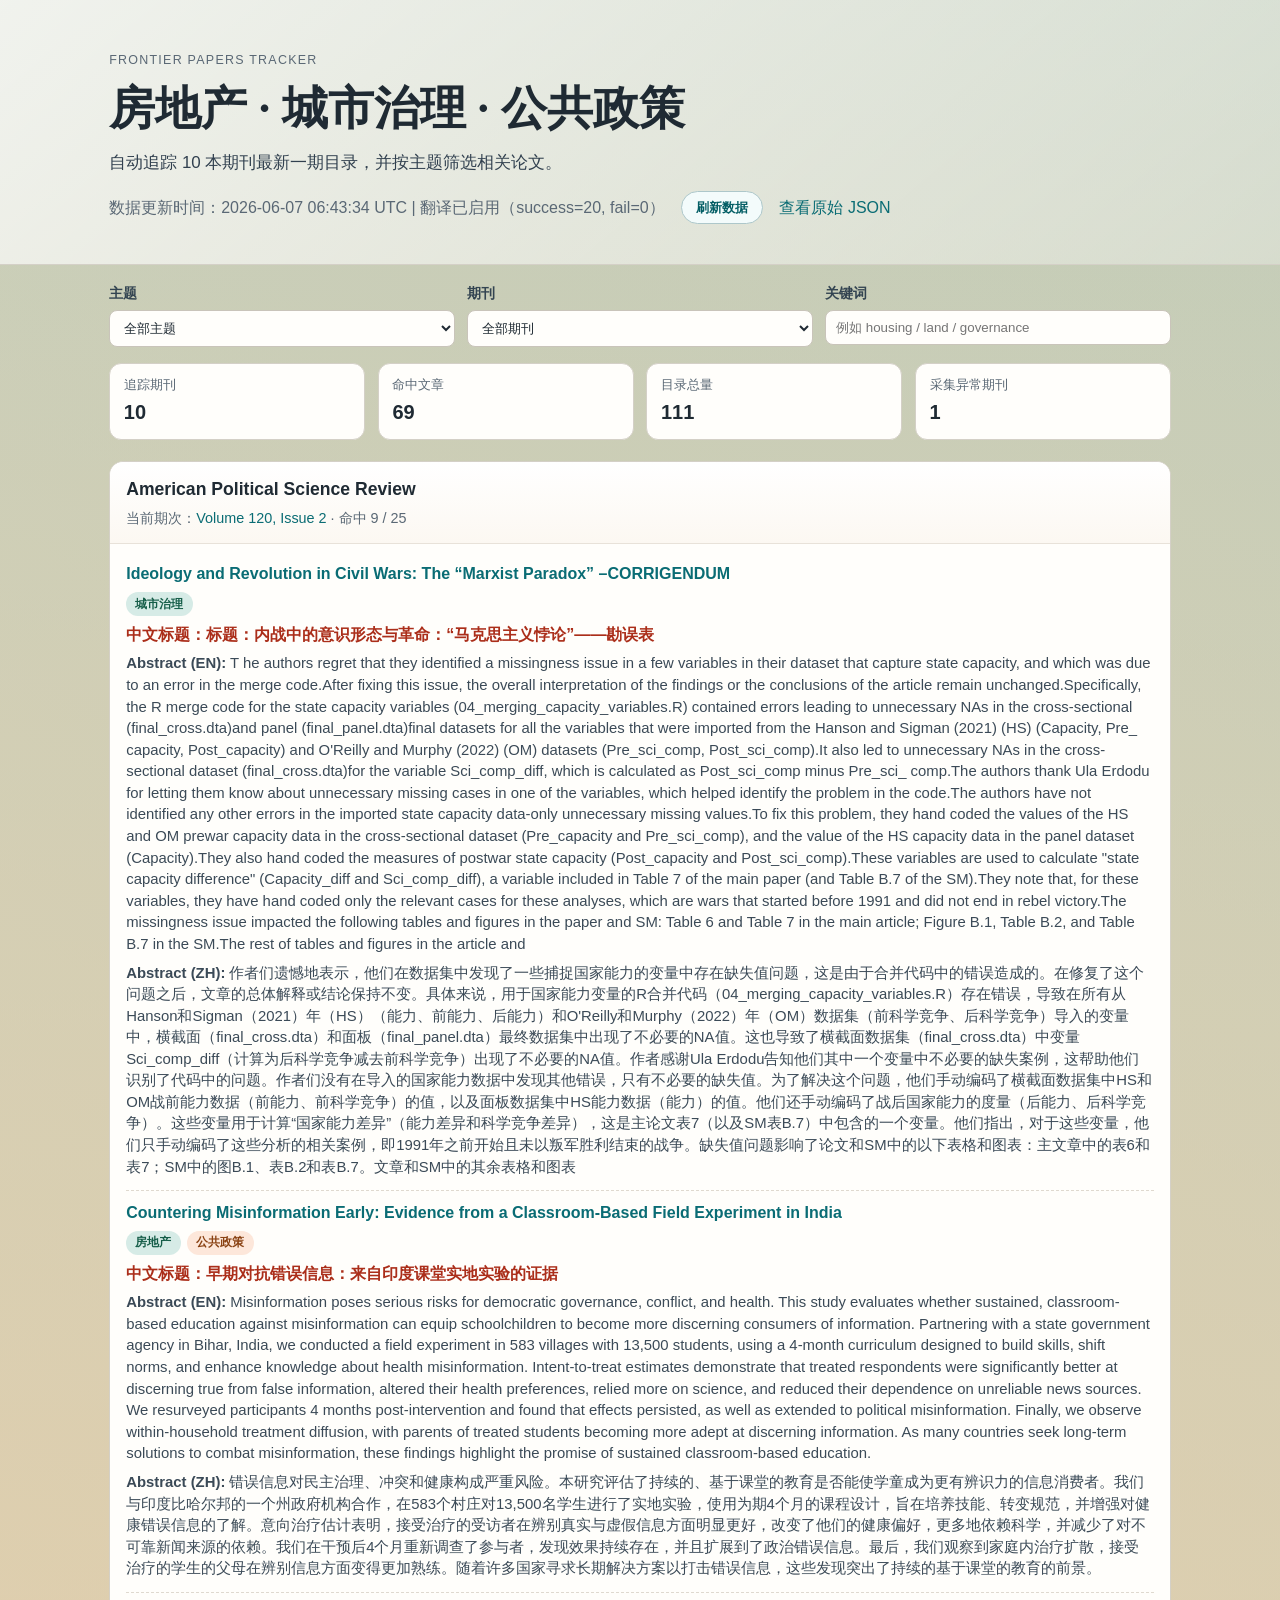
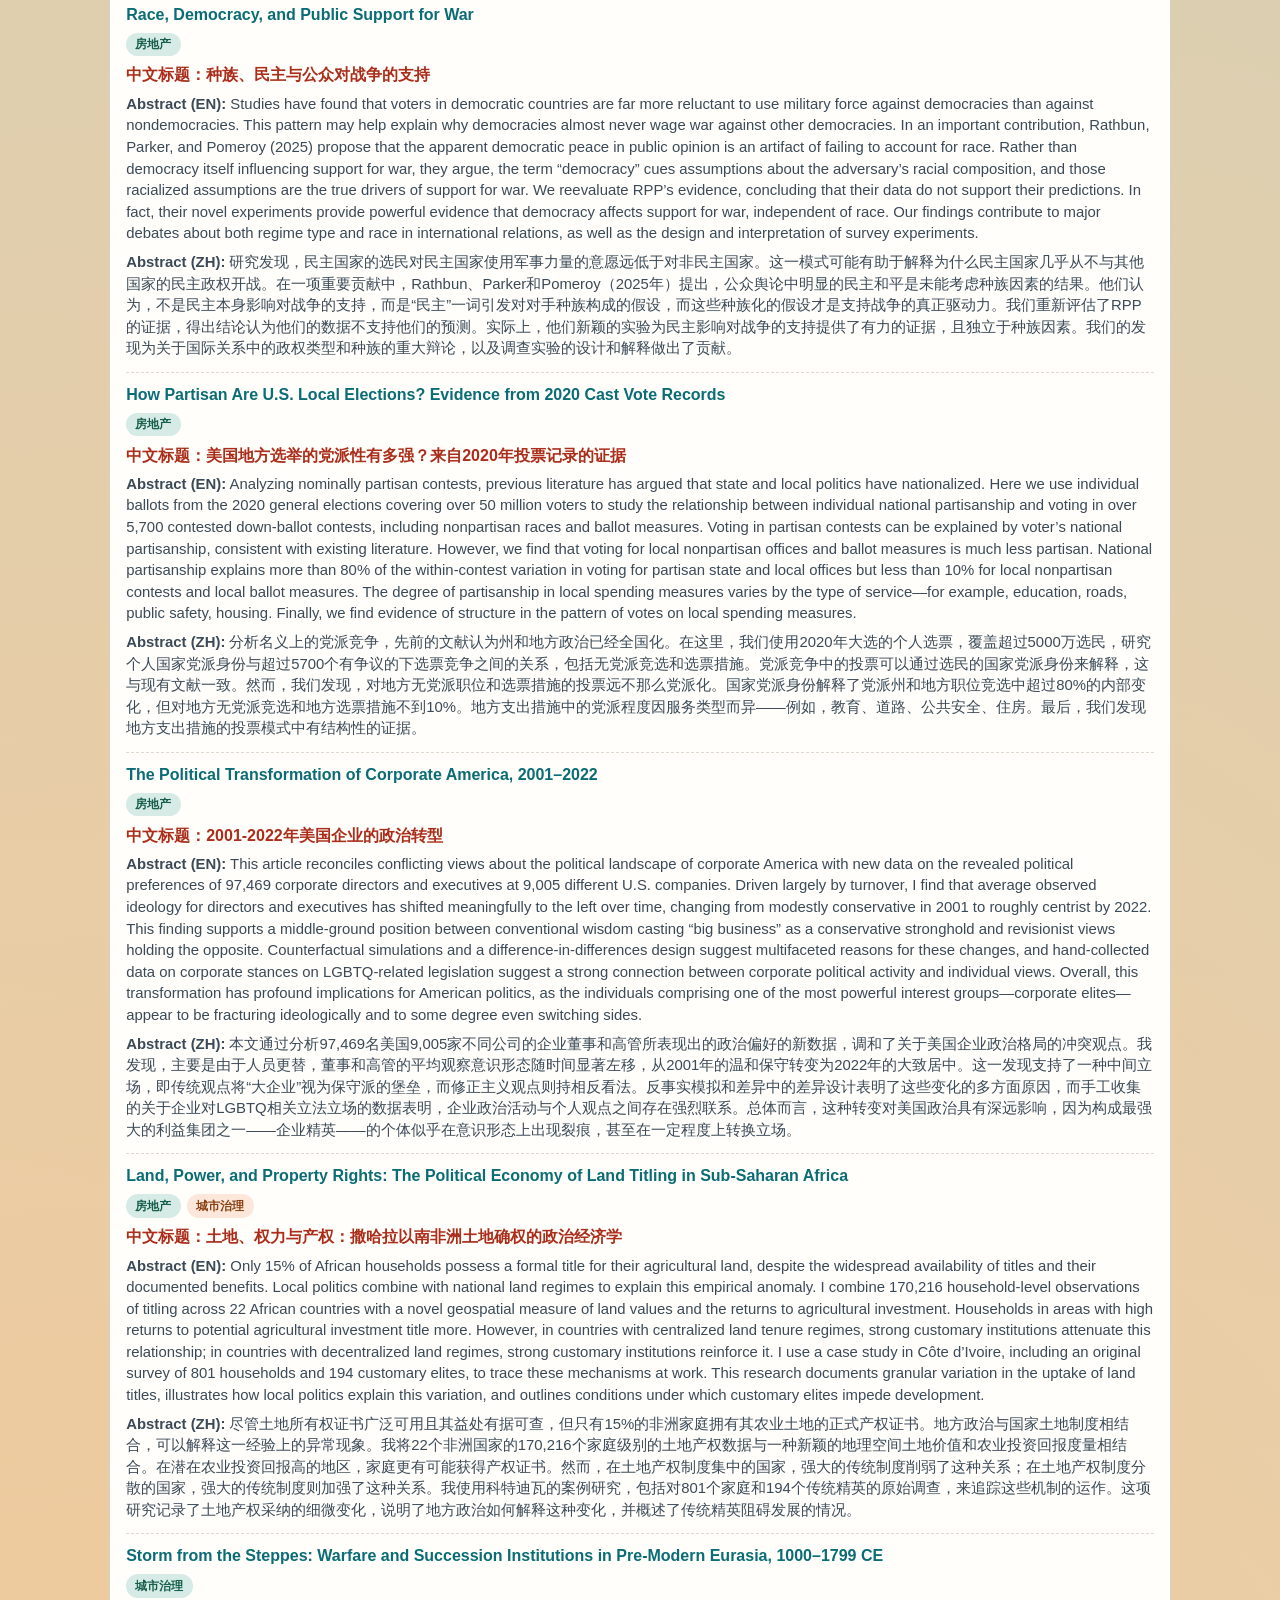
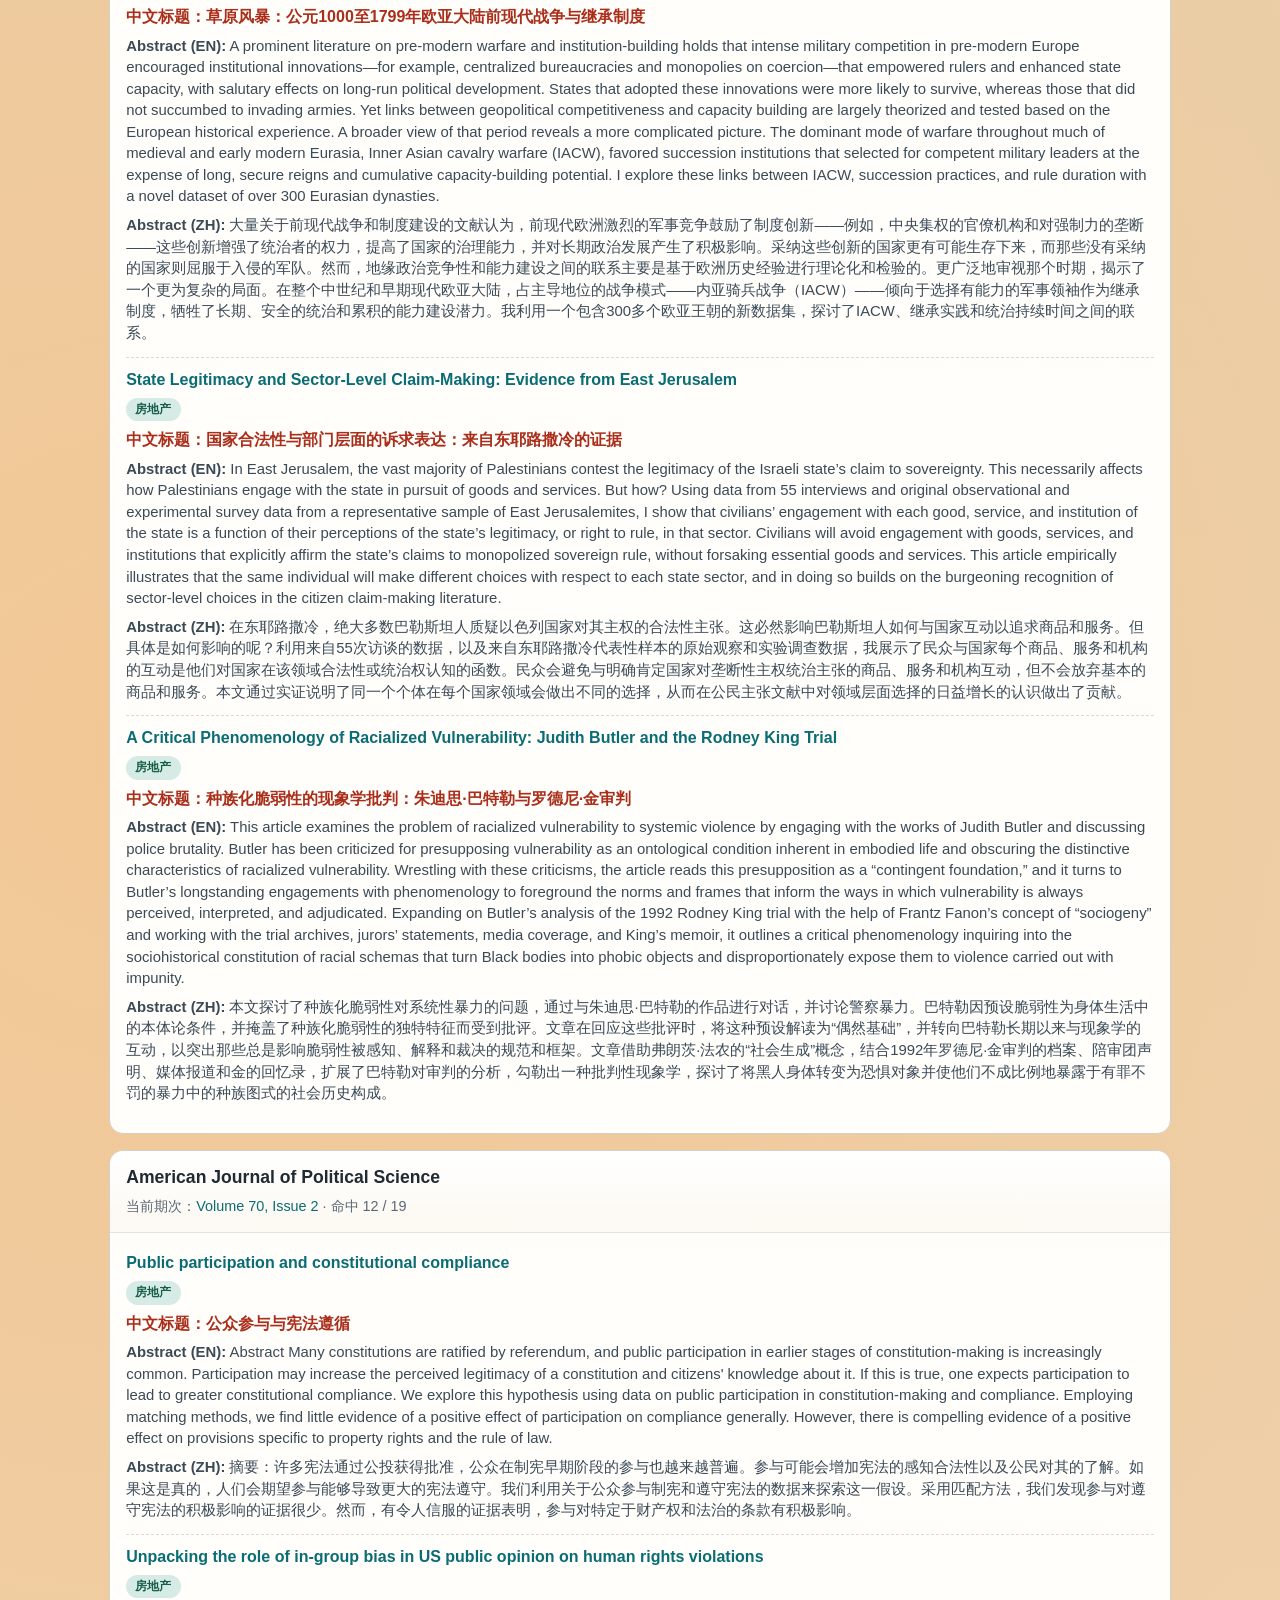
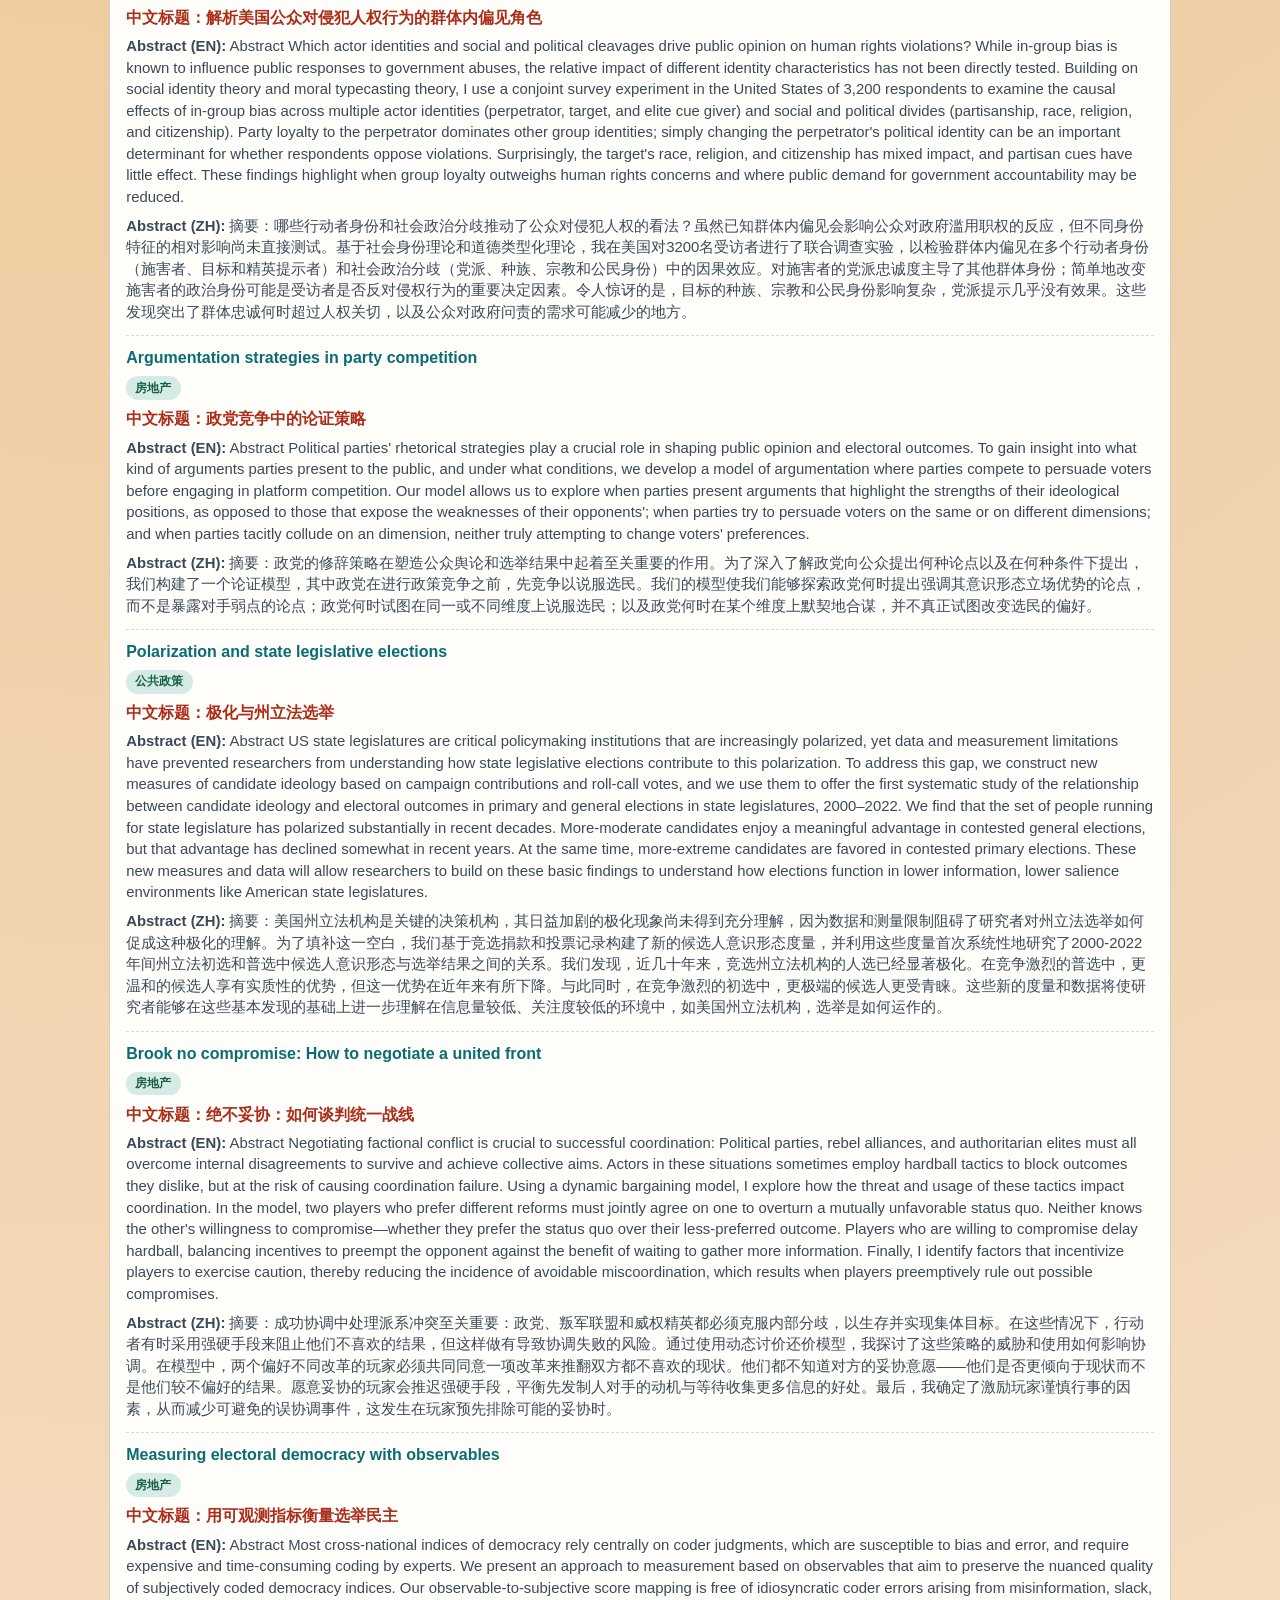
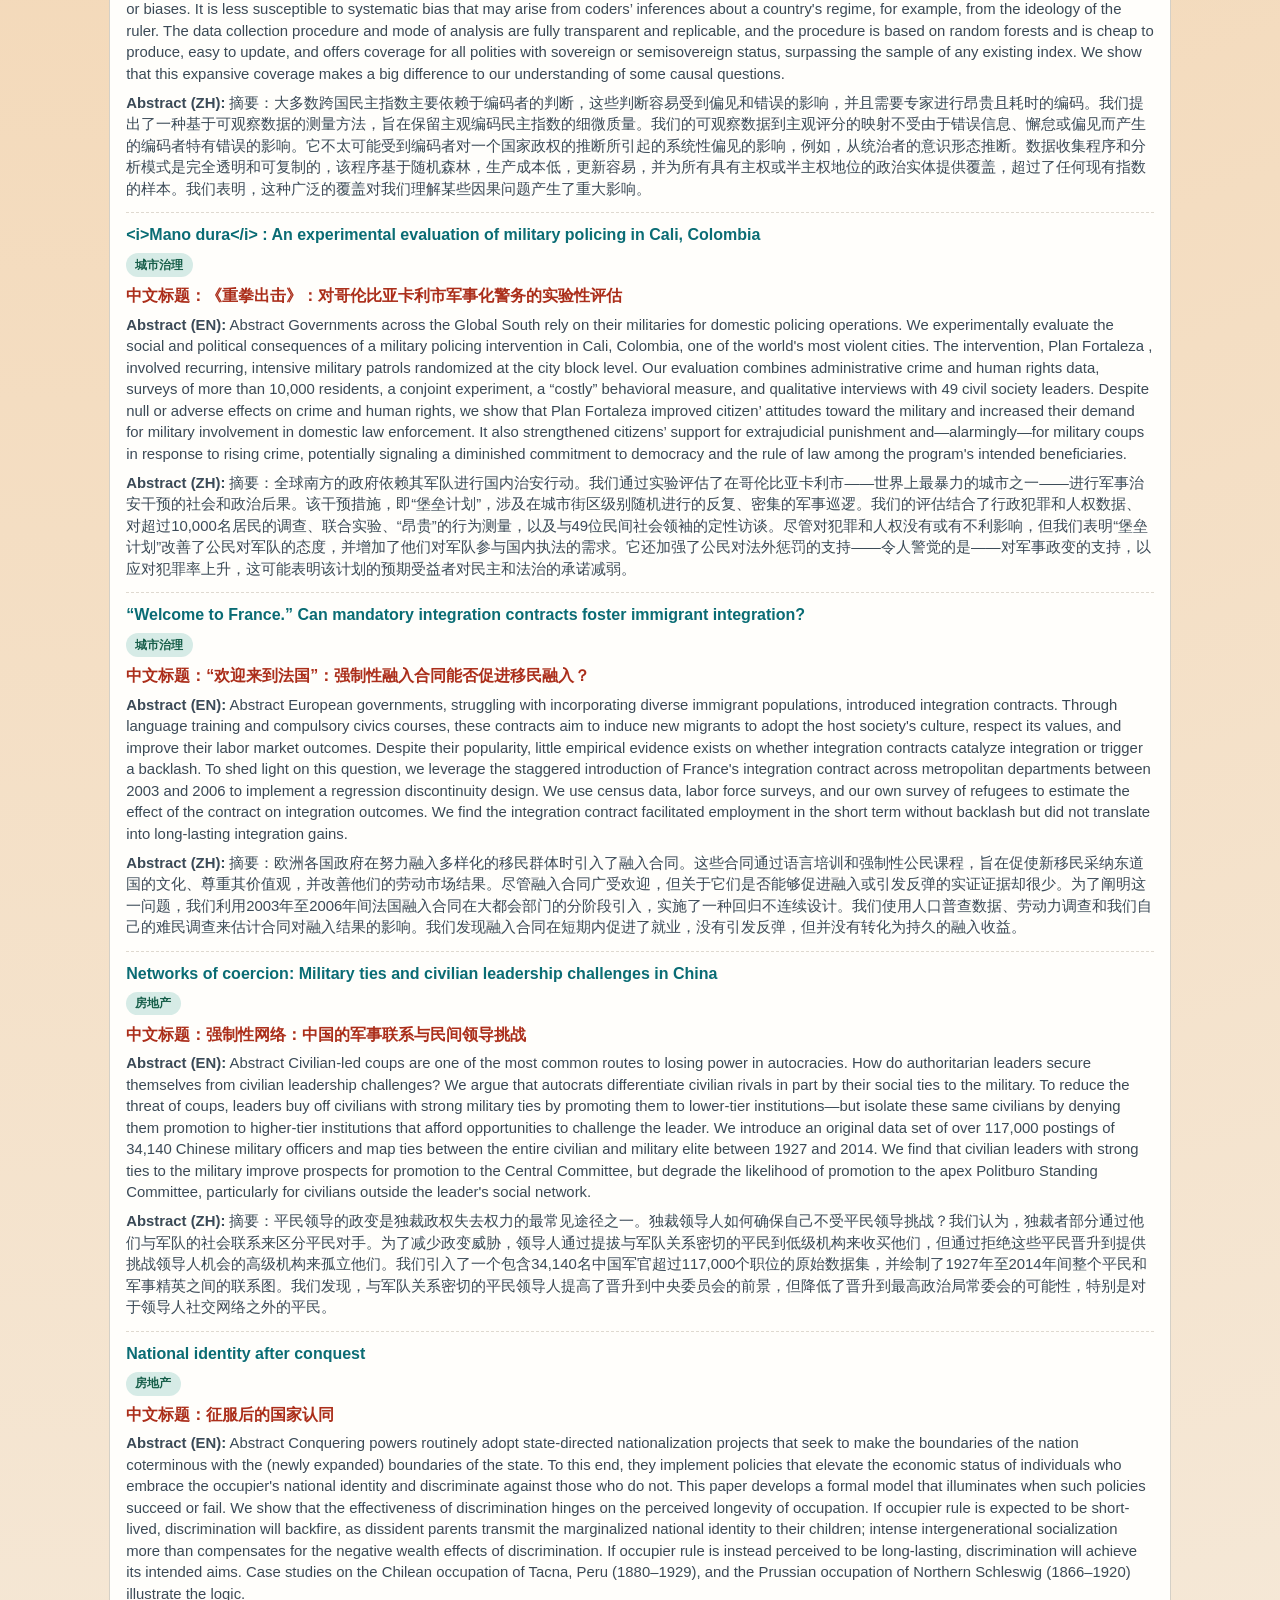
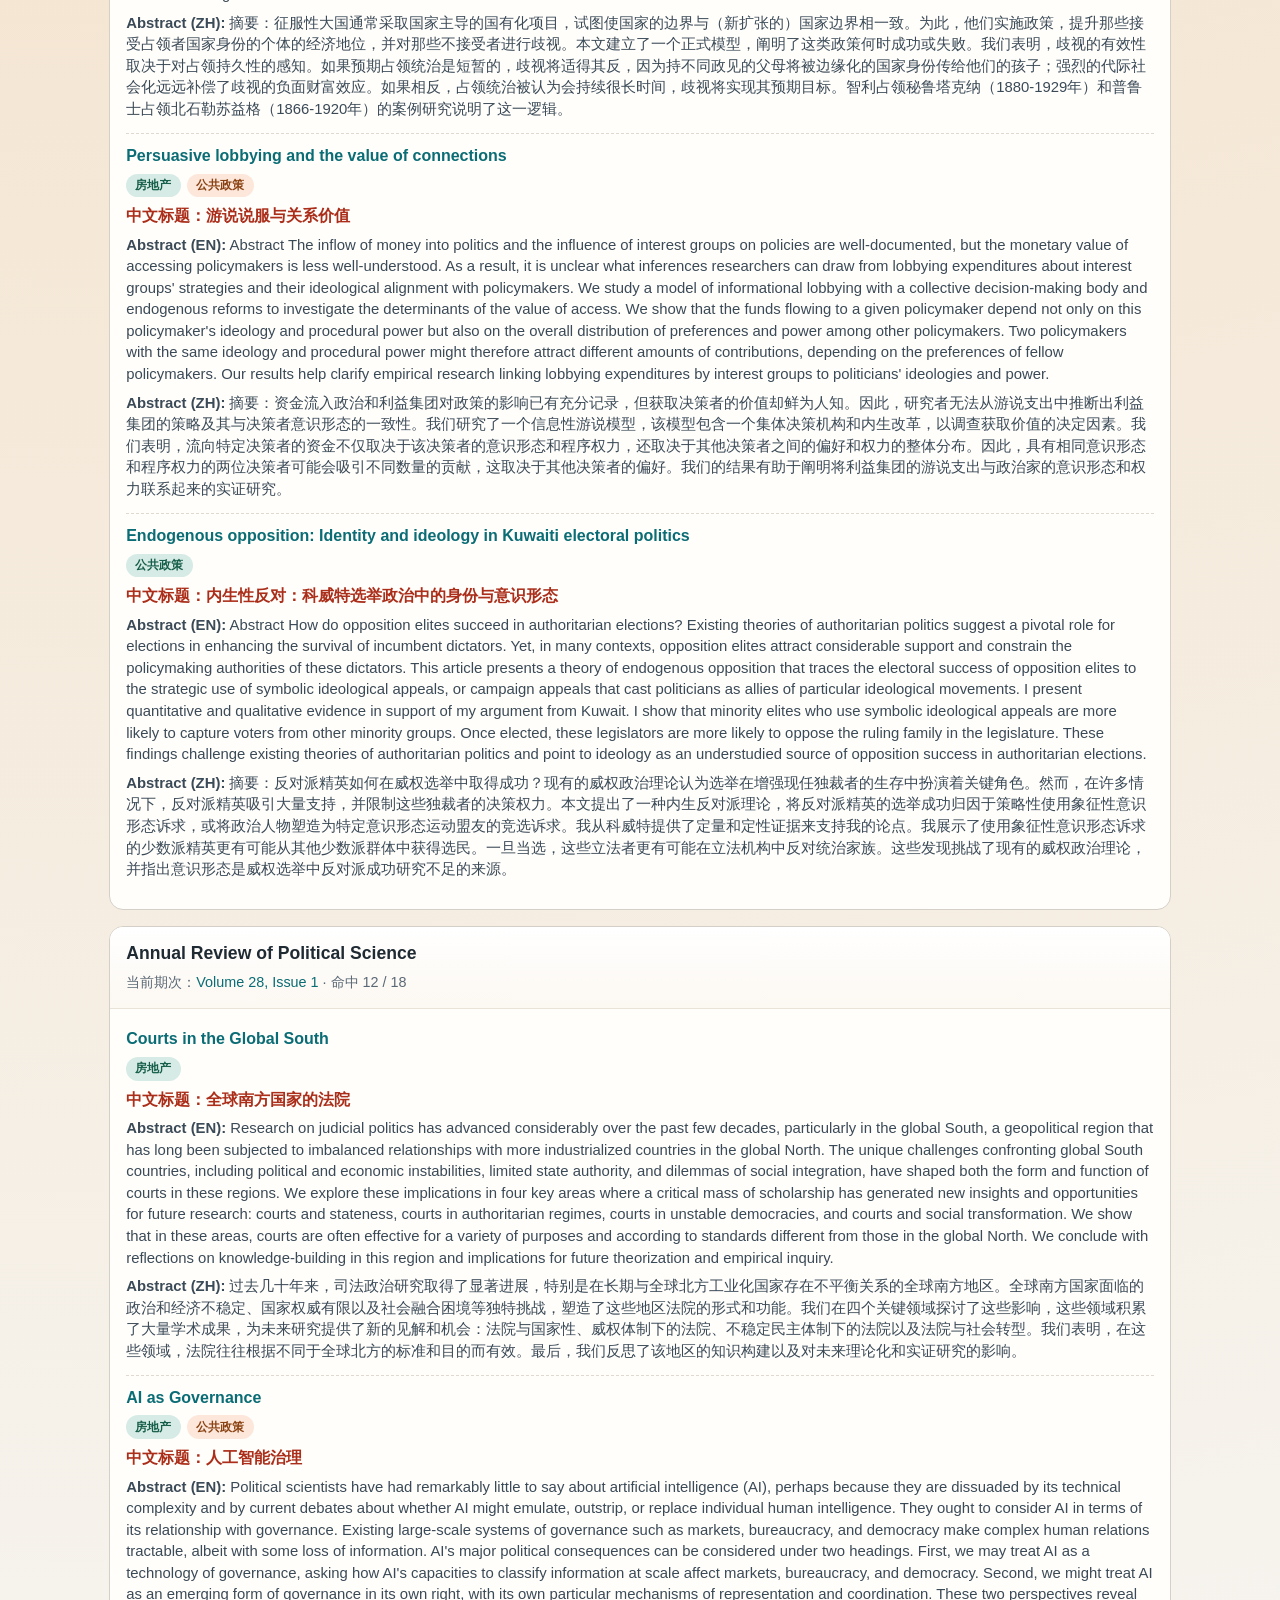
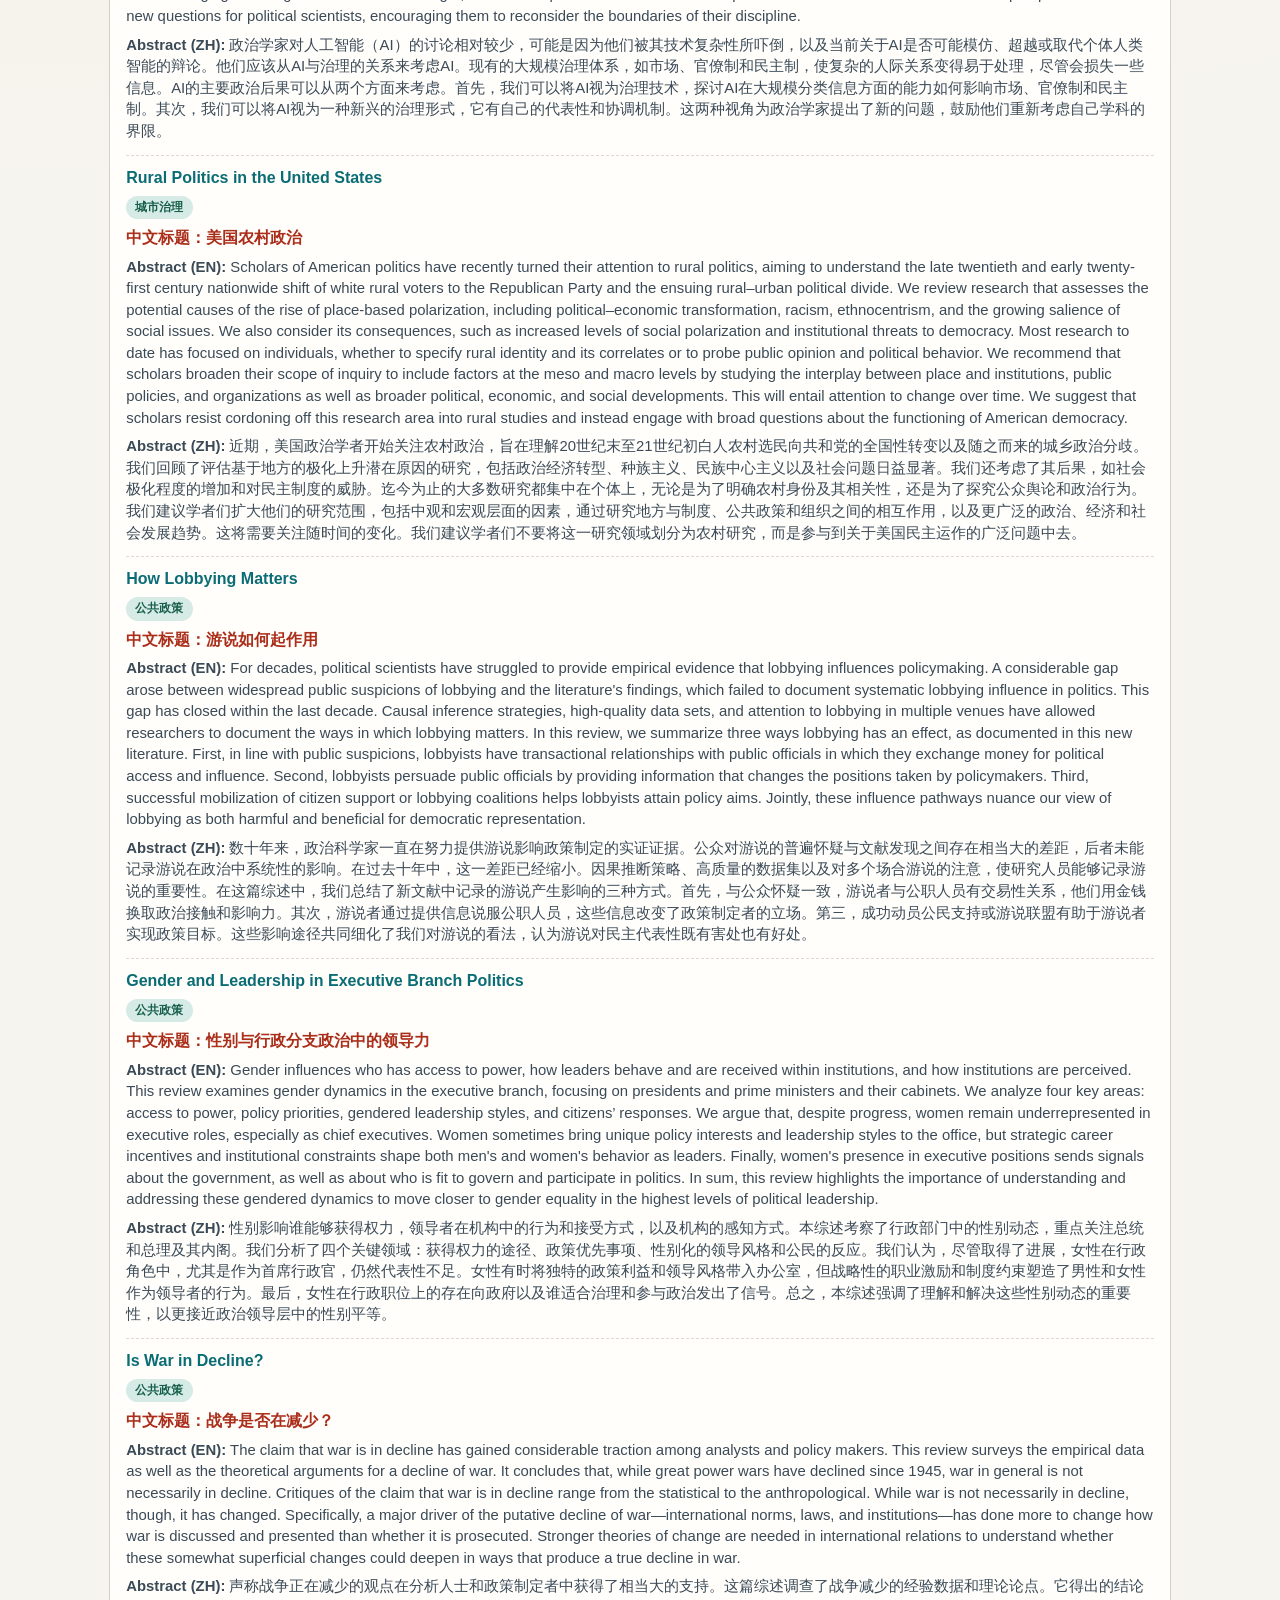
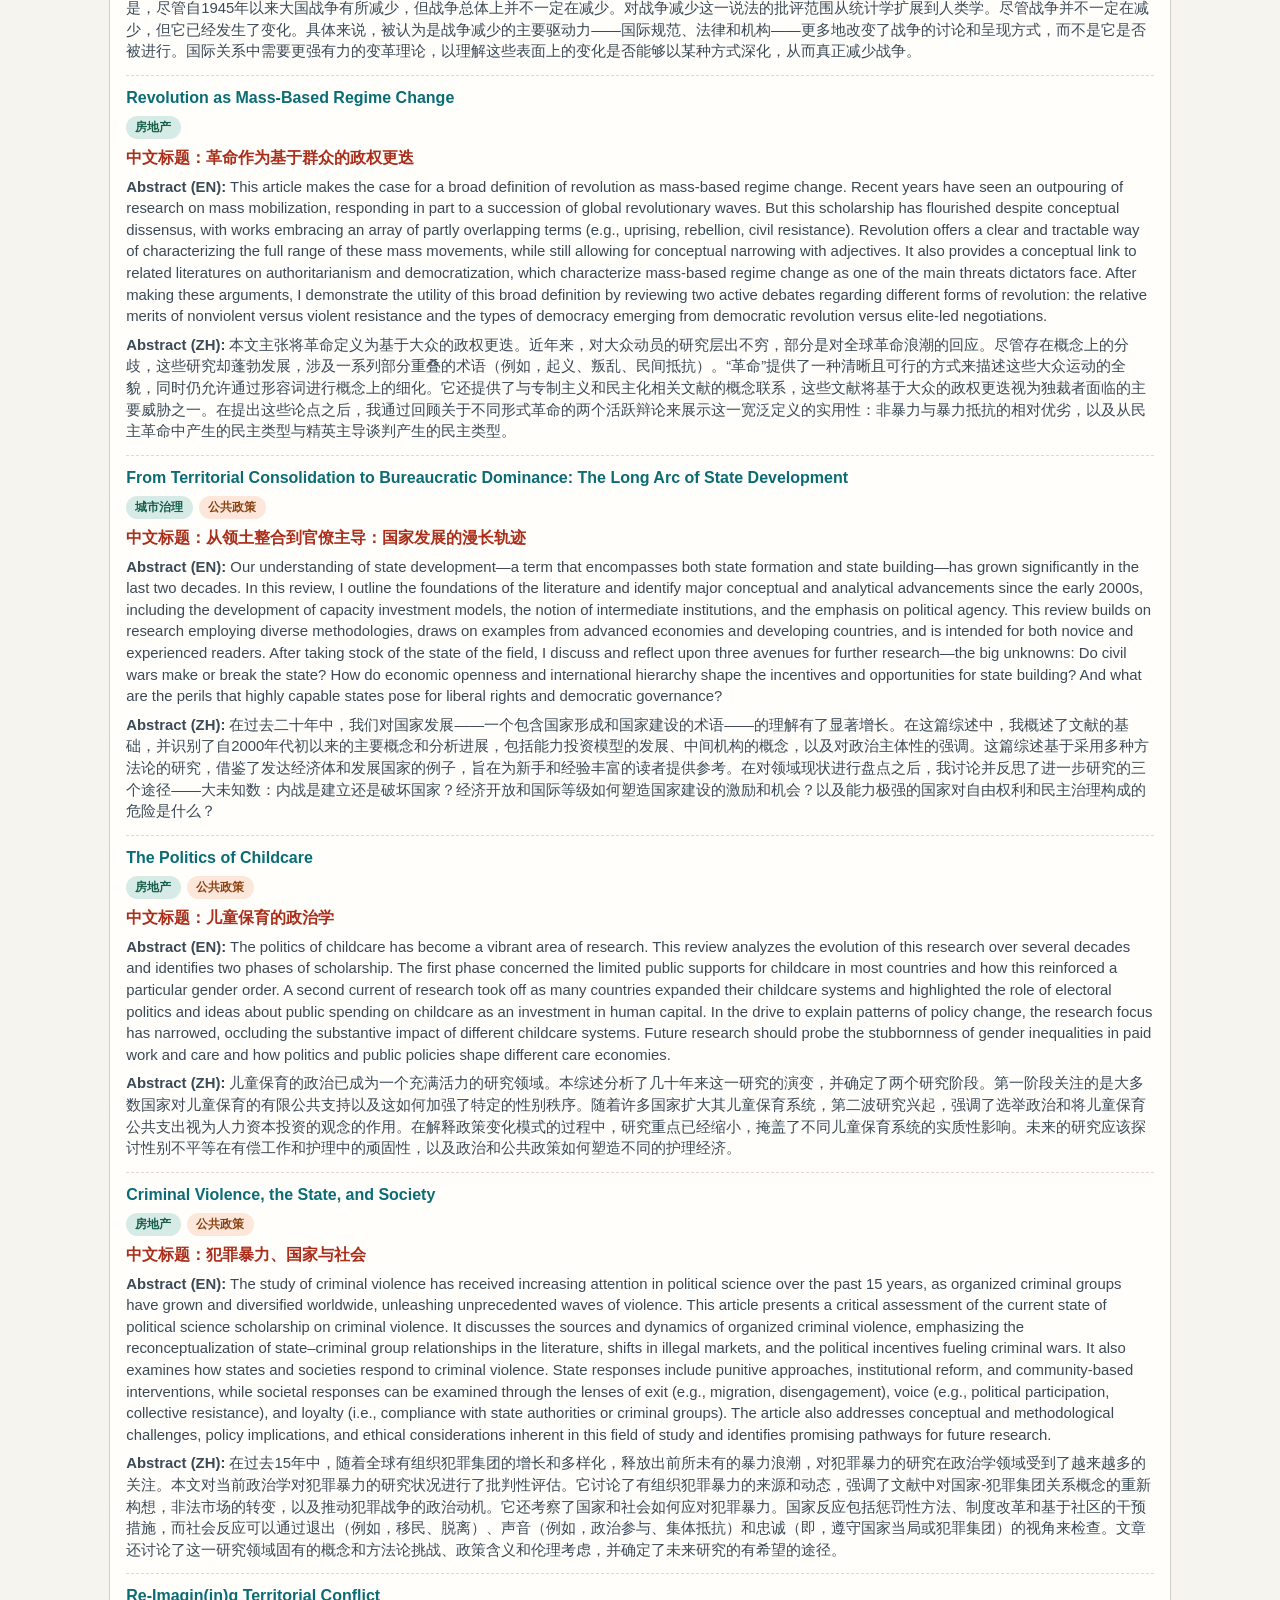
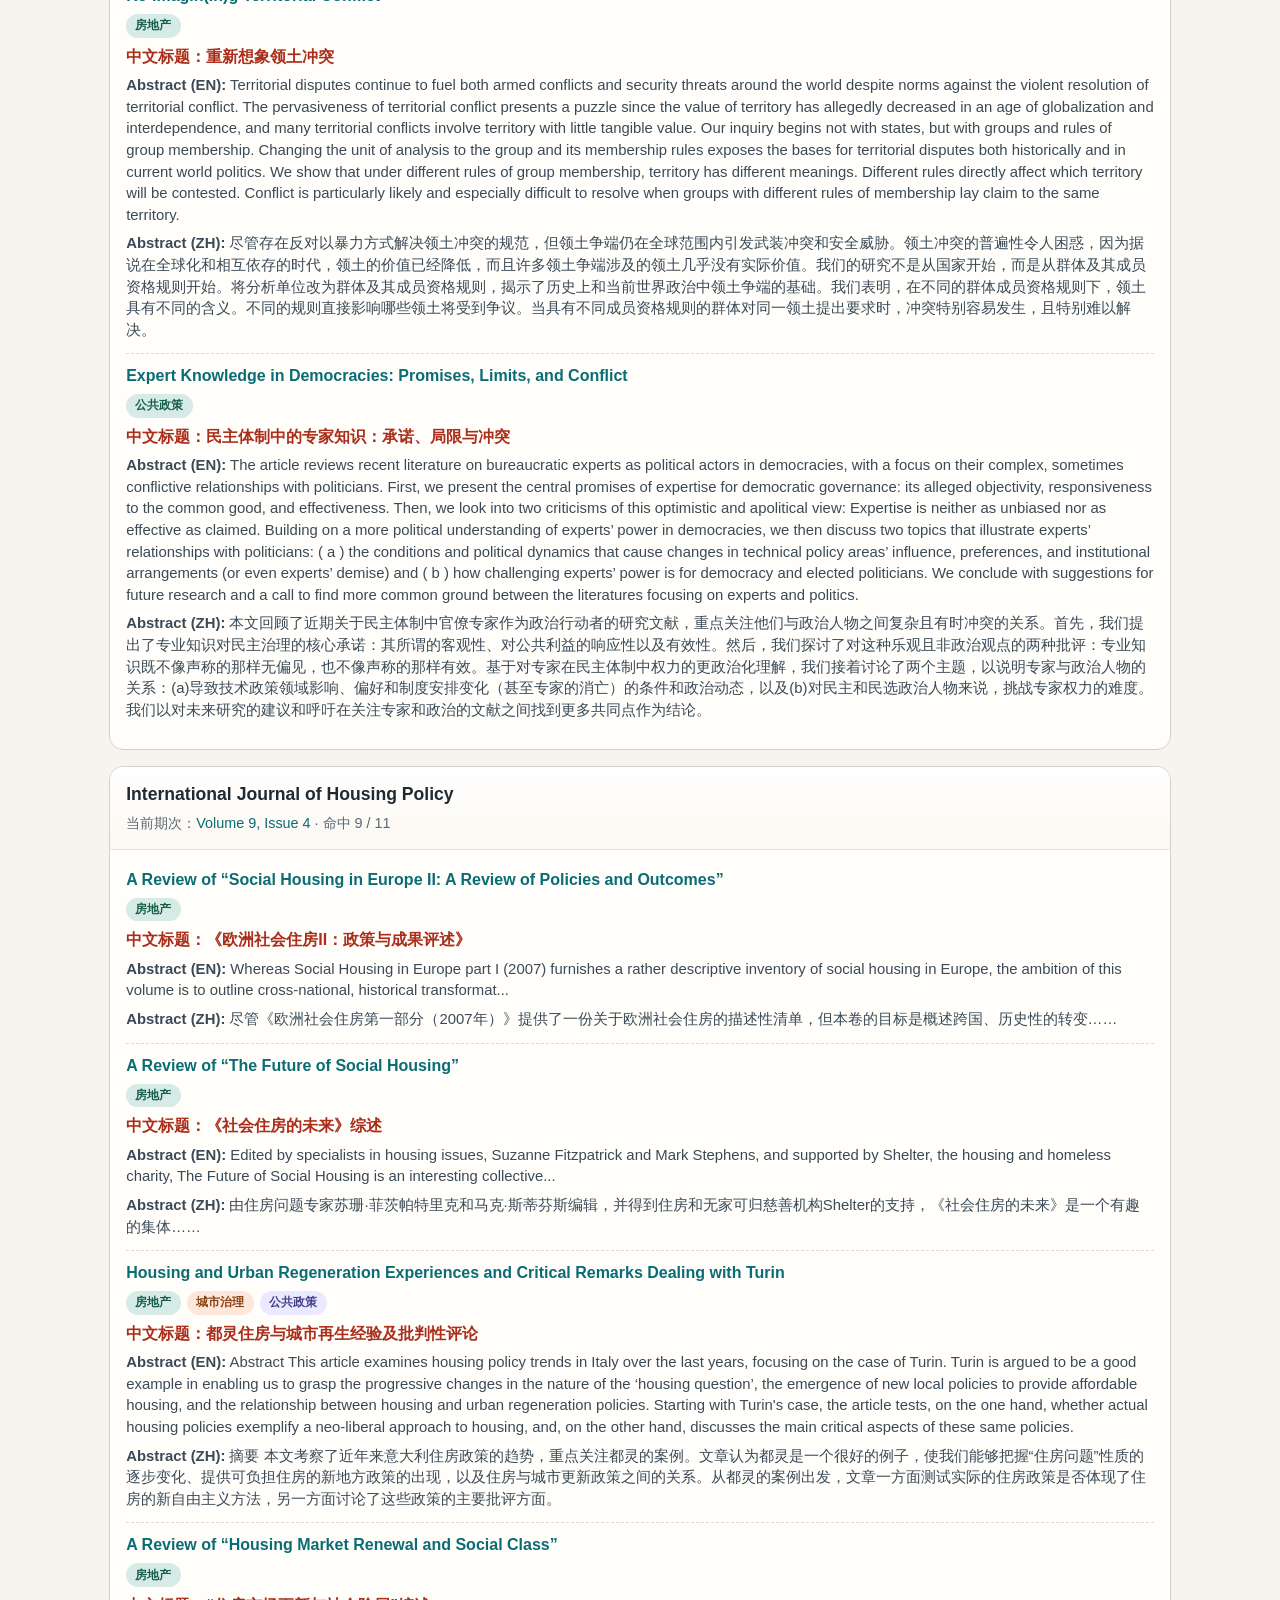
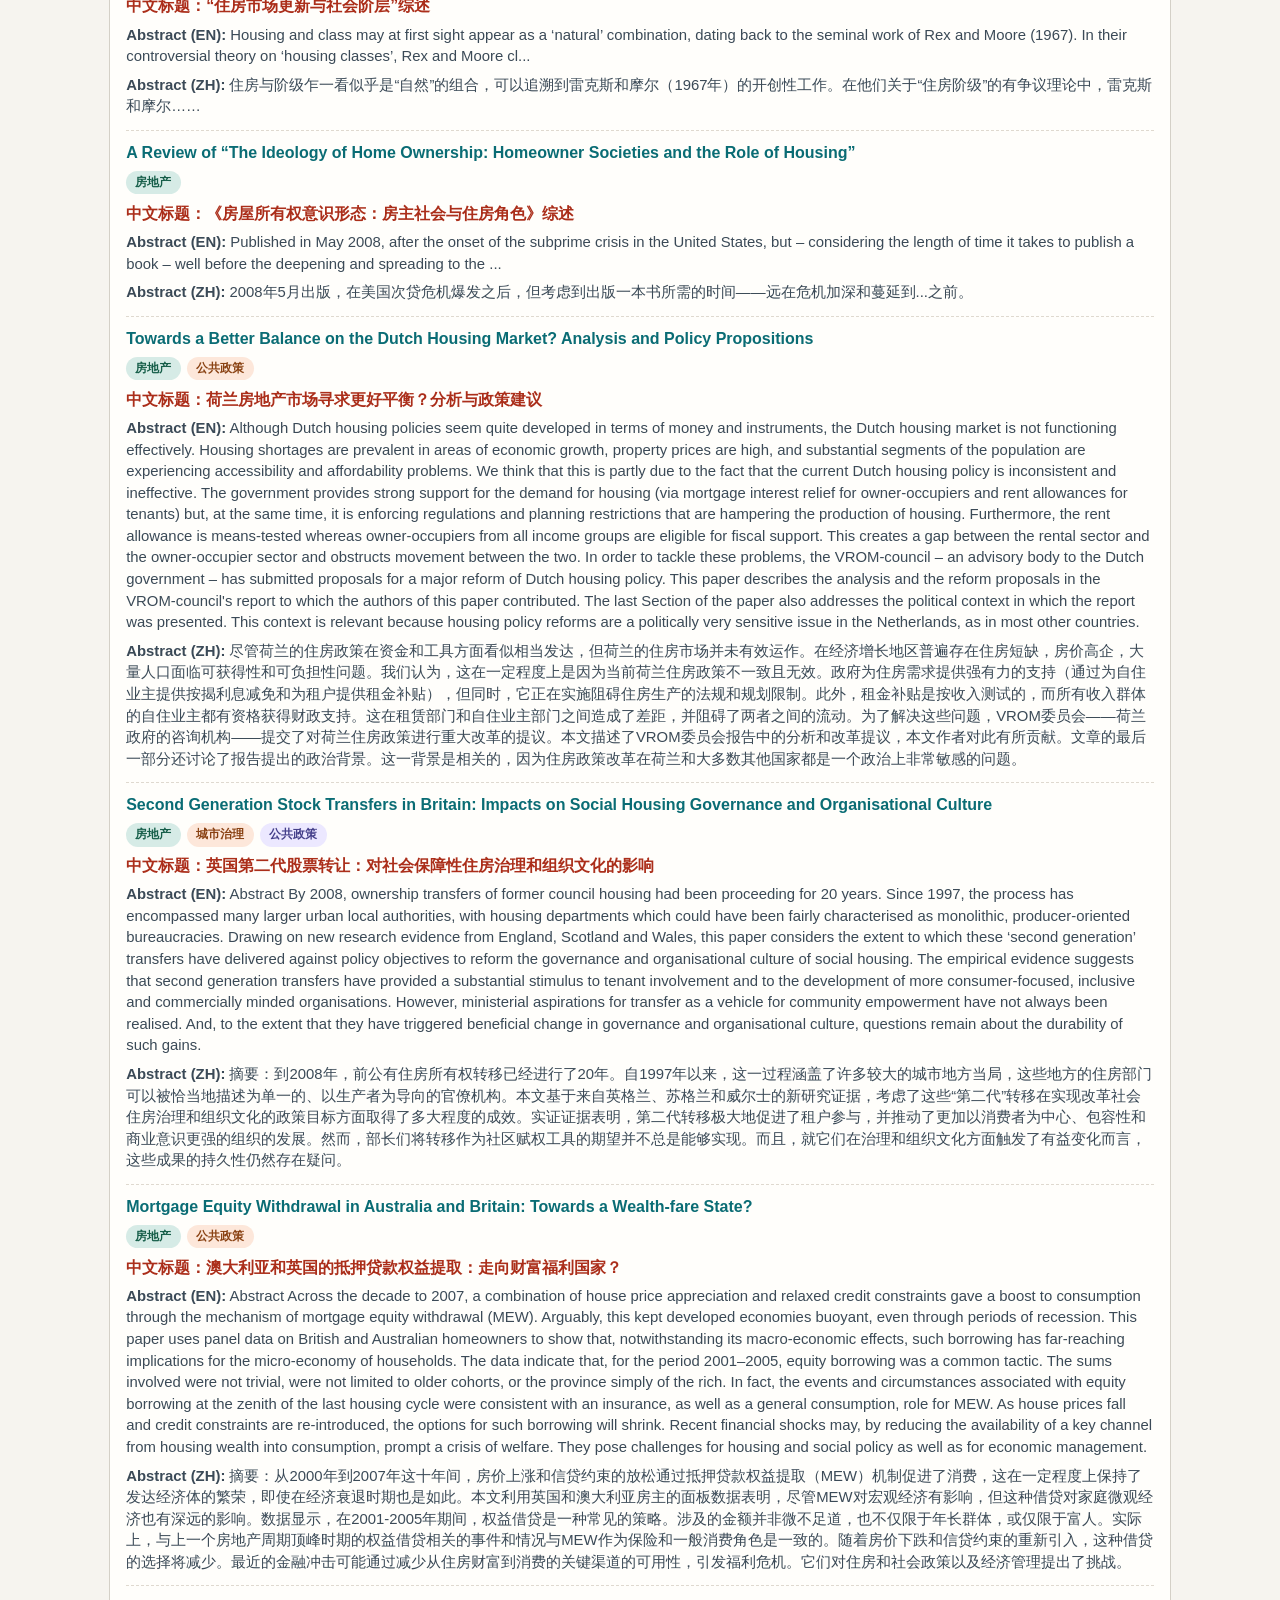
<file: index.html>
<!doctype html>
<html lang="zh-CN">
<head>
  <meta charset="utf-8">
  <meta name="viewport" content="width=device-width, initial-scale=1">
  <title>Frontier Papers Tracker</title>
  <meta name="description" content="实时追踪房地产、城市治理、公共政策相关期刊论文">
  <link rel="stylesheet" href="assets/css/site.css">
  <script src="assets/js/app.js" defer></script>
</head>
<body>
  <header class="hero">
    <div class="hero-inner">
      <p class="hero-kicker">Frontier Papers Tracker</p>
      <h1>房地产 · 城市治理 · 公共政策</h1>
      <p class="hero-subtitle">
        自动追踪 10 本期刊最新一期目录，并按主题筛选相关论文。
      </p>
      <div class="hero-meta">
        <span id="update-time">加载中...</span>
        <button id="refresh-btn" type="button">刷新数据</button>
        <a href="standalone-policy-journal-tracker/data/policy_tracker.json" target="_blank" rel="noopener">查看原始 JSON</a>
      </div>
    </div>
  </header>

  <main class="container">
    <section class="controls">
      <label class="control">
        <span>主题</span>
        <select id="topic-filter">
          <option value="">全部主题</option>
        </select>
      </label>

      <label class="control">
        <span>期刊</span>
        <select id="journal-filter">
          <option value="">全部期刊</option>
        </select>
      </label>

      <label class="control control-search">
        <span>关键词</span>
        <input id="search-input" type="search" placeholder="例如 housing / land / governance">
      </label>
    </section>

    <section id="summary-cards" class="summary-cards" aria-live="polite"></section>
    <section id="error-box" class="error-box" hidden></section>
    <section id="journal-list" class="journal-list" aria-live="polite"></section>
  </main>
</body>
</html>
</file>
<file: assets/css/site.css>
:root {
  --bg: #f6f4ef;
  --surface: #fffefb;
  --ink: #1f2a33;
  --muted: #5a6875;
  --line: #d4d0c7;
  --accent: #0a6c74;
  --accent-2: #d2672a;
  --chip-1: #d6ebe6;
  --chip-2: #fde7da;
  --chip-3: #ece8ff;
}

* {
  box-sizing: border-box;
}

body {
  margin: 0;
  font-family: "Avenir Next", "Segoe UI", "PingFang SC", "Microsoft YaHei", sans-serif;
  color: var(--ink);
  background:
    radial-gradient(circle at 12% 15%, #f2c795 0, transparent 26%),
    radial-gradient(circle at 90% -5%, #9dc7c1 0, transparent 28%),
    var(--bg);
  line-height: 1.45;
}

a {
  color: var(--accent);
  text-decoration: none;
}

a:hover {
  text-decoration: underline;
}

.hero {
  border-bottom: 1px solid var(--line);
  background:
    linear-gradient(140deg, rgba(255, 255, 255, 0.75), rgba(255, 255, 255, 0.3));
}

.hero-inner {
  max-width: 1100px;
  margin: 0 auto;
  padding: 3.2rem 1.2rem 2.5rem;
}

.hero-kicker {
  letter-spacing: 0.1em;
  text-transform: uppercase;
  font-size: 0.78rem;
  color: var(--muted);
  margin: 0 0 0.8rem 0;
}

h1 {
  margin: 0;
  font-family: "Iowan Old Style", "Palatino Linotype", "Songti SC", serif;
  font-size: clamp(1.8rem, 4vw, 2.9rem);
  line-height: 1.15;
}

.hero-subtitle {
  margin: 0.95rem 0 1rem 0;
  font-size: 1.06rem;
  color: #31404f;
}

.hero-meta {
  display: flex;
  flex-wrap: wrap;
  gap: 0.7rem 1rem;
  align-items: center;
  color: var(--muted);
}

.hero-meta button {
  border: 1px solid #adc7ca;
  border-radius: 999px;
  background: #f3fbfb;
  color: #045e65;
  font-weight: 700;
  padding: 0.4rem 0.9rem;
  cursor: pointer;
}

.hero-meta button:hover {
  background: #e6f5f6;
}

.container {
  max-width: 1100px;
  margin: 0 auto;
  padding: 1.2rem 1.2rem 2.8rem;
}

.controls {
  display: grid;
  gap: 0.8rem;
  grid-template-columns: repeat(3, minmax(0, 1fr));
  margin-bottom: 1rem;
}

.control {
  display: flex;
  flex-direction: column;
  gap: 0.35rem;
}

.control span {
  font-size: 0.86rem;
  font-weight: 700;
  color: #334451;
}

.control select,
.control input {
  width: 100%;
  border: 1px solid #c9c4ba;
  background: var(--surface);
  border-radius: 8px;
  padding: 0.56rem 0.6rem;
  color: var(--ink);
}

.summary-cards {
  display: grid;
  gap: 0.8rem;
  grid-template-columns: repeat(4, minmax(0, 1fr));
  margin: 0 0 1.3rem 0;
}

.summary-card {
  border: 1px solid var(--line);
  border-radius: 12px;
  padding: 0.75rem 0.85rem;
  background: var(--surface);
}

.summary-label {
  font-size: 0.8rem;
  color: var(--muted);
}

.summary-value {
  margin-top: 0.25rem;
  font-size: 1.25rem;
  font-weight: 800;
}

.error-box {
  border: 1px solid #f3a89a;
  background: #fff1ed;
  color: #832b1d;
  border-radius: 10px;
  padding: 0.8rem 0.9rem;
  margin-bottom: 1rem;
}

.journal-list {
  display: grid;
  gap: 1rem;
}

.journal-card {
  border: 1px solid var(--line);
  border-radius: 14px;
  background: var(--surface);
  overflow: hidden;
}

.journal-header {
  padding: 0.92rem 1rem;
  border-bottom: 1px solid #e8e2d9;
  background: linear-gradient(180deg, #ffffff, #fcf8f2);
}

.journal-title {
  margin: 0;
  font-size: 1.1rem;
}

.journal-meta {
  margin-top: 0.35rem;
  font-size: 0.9rem;
  color: var(--muted);
}

.journal-error {
  margin-top: 0.4rem;
  color: #b1452f;
  font-size: 0.86rem;
}

.paper-list {
  padding: 0.5rem 1rem 1rem;
}

.paper-item {
  padding: 0.75rem 0;
  border-bottom: 1px dashed #dfd9cf;
}

.paper-item:last-child {
  border-bottom: 0;
}

.paper-title {
  margin: 0;
  font-size: 1rem;
  line-height: 1.3;
}

.chip-row {
  margin-top: 0.45rem;
  display: flex;
  flex-wrap: wrap;
  gap: 0.4rem;
}

.chip {
  border-radius: 999px;
  padding: 0.2rem 0.58rem;
  font-size: 0.74rem;
  font-weight: 700;
}

.chip-0 {
  background: var(--chip-1);
  color: #165e49;
}

.chip-1 {
  background: var(--chip-2);
  color: #894112;
}

.chip-2 {
  background: var(--chip-3);
  color: #443f8a;
}

.cn-title {
  margin: 0.45rem 0 0;
  color: #ab2e1a;
  font-weight: 700;
}

.abstract {
  margin: 0.45rem 0 0;
  color: #3b4a57;
  font-size: 0.93rem;
}

.empty-note {
  color: var(--muted);
  font-size: 0.92rem;
  padding: 0.6rem 0 0.3rem;
}

@media (max-width: 960px) {
  .controls {
    grid-template-columns: 1fr 1fr;
  }

  .control-search {
    grid-column: 1 / -1;
  }

  .summary-cards {
    grid-template-columns: 1fr 1fr;
  }
}

@media (max-width: 600px) {
  .controls,
  .summary-cards {
    grid-template-columns: 1fr;
  }

  .hero-inner {
    padding-top: 2.4rem;
  }
}
</file>
